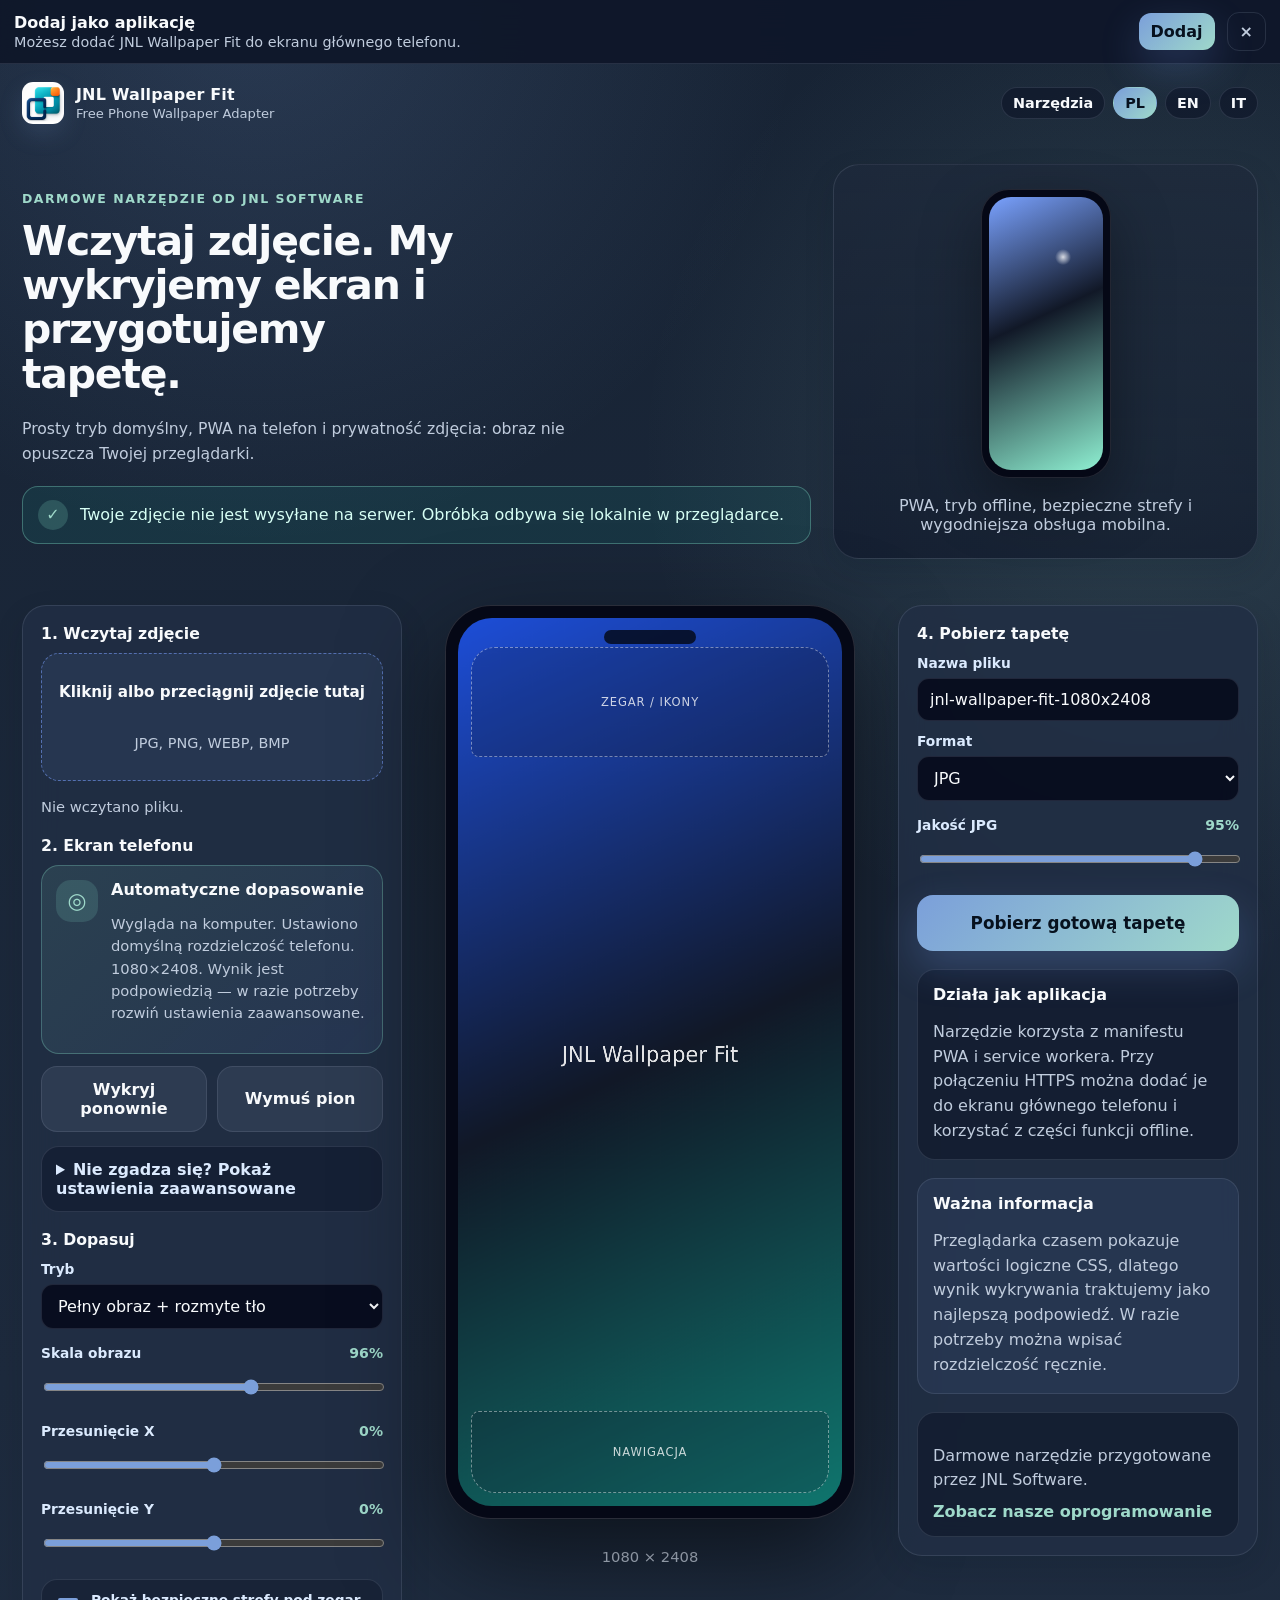
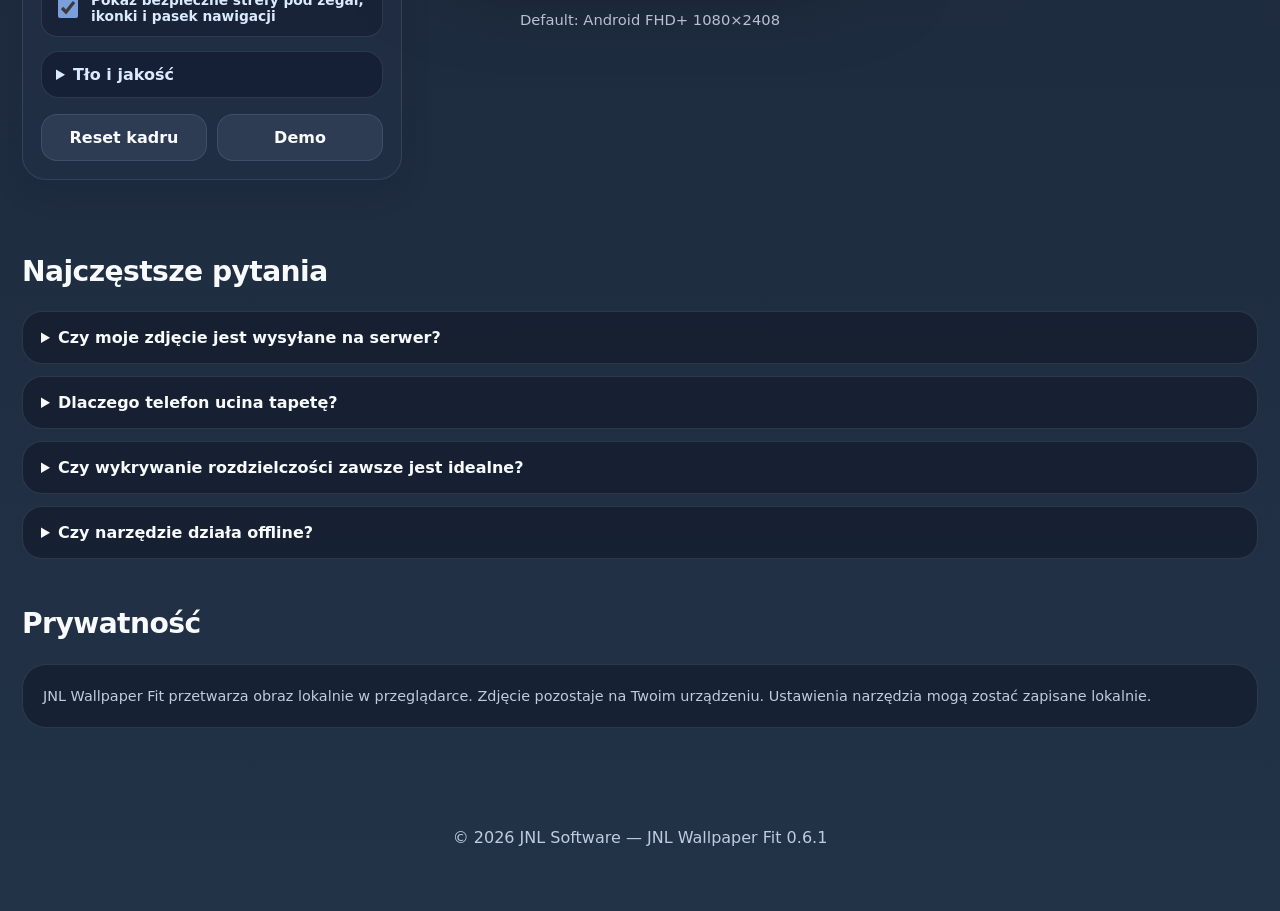
<file: index.html>
<!doctype html>
<html lang="pl">
<head>
<meta charset="utf-8">
<meta content="width=device-width,initial-scale=1,viewport-fit=cover" name="viewport">
<meta content="#111827" name="theme-color">
<link href="https://www.jnlsoftware.pl/tools/wallpaper-fit/" rel="canonical">
<link href="https://www.jnlsoftware.pl/tools/wallpaper-fit/" hreflang="pl" rel="alternate">
<link href="https://www.jnlsoftware.pl/en/tools/wallpaper-fit/" hreflang="en" rel="alternate">
<link href="https://www.jnlsoftware.pl/it/tools/wallpaper-fit/" hreflang="it" rel="alternate">
<link href="https://www.jnlsoftware.pl/tools/wallpaper-fit/" hreflang="x-default" rel="alternate">
<title>JNL Wallpaper Fit — automatyczne dopasowanie tapety do telefonu</title>
<meta content="Dopasuj zdjęcie do ekranu telefonu. Wybierz rozdzielczość, przytnij obraz lub dodaj rozmyte tło. Przetwarzanie odbywa się lokalnie w przeglądarce." name="description">
<meta content="JNL Wallpaper Fit — automatyczne dopasowanie tapety do telefonu" property="og:title">
<meta content="Dopasuj zdjęcie do ekranu telefonu. Wybierz rozdzielczość, przytnij obraz lub dodaj rozmyte tło. Przetwarzanie odbywa się lokalnie w przeglądarce." property="og:description">
<meta content="website" property="og:type">
<meta content="https://www.jnlsoftware.pl/tools/wallpaper-fit/" property="og:url">
<meta content="https://www.jnlsoftware.pl/tools/wallpaper-fit/assets/icons/icon-512.png" property="og:image">
<meta content="summary_large_image" name="twitter:card">
<meta content="JNL Wallpaper Fit — automatyczne dopasowanie tapety do telefonu" name="twitter:title">
<meta content="Dopasuj zdjęcie do ekranu telefonu. Wybierz rozdzielczość, przytnij obraz lub dodaj rozmyte tło. Przetwarzanie odbywa się lokalnie w przeglądarce." name="twitter:description">
<meta content="https://www.jnlsoftware.pl/tools/wallpaper-fit/assets/icons/icon-512.png" name="twitter:image">
<script type="application/ld+json">
{
  "@context": "https://schema.org",
  "@type": "WebApplication",
  "name": "JNL Wallpaper Fit",
  "url": "https://www.jnlsoftware.pl/tools/wallpaper-fit/",
  "applicationCategory": "MultimediaApplication",
  "operatingSystem": "Web browser",
  "description": "Dopasuj zdjęcie do ekranu telefonu. Wybierz rozdzielczość, przytnij obraz lub dodaj rozmyte tło. Przetwarzanie odbywa się lokalnie w przeglądarce.",
  "publisher": {
    "@type": "Organization",
    "name": "JNL Software",
    "url": "https://www.jnlsoftware.pl/"
  },
  "offers": {
    "@type": "Offer",
    "price": "0",
    "priceCurrency": "EUR"
  }
}
</script>
<link href="manifest.webmanifest" rel="manifest">
<link href="assets/icons/icon-512.png" rel="icon" type="image/png">
<link href="assets/icons/icon-192.png" rel="apple-touch-icon">
<link href="css/style.css?v=20261115" rel="stylesheet">
</head>
<body>
<div class="install-banner" hidden="" id="installBanner">
<div>
<strong data-i18n="install_title">Dodaj jako aplikację</strong>
<p data-i18n="install_text">Możesz dodać JNL Wallpaper Fit do ekranu głównego telefonu.</p>
</div>
<button class="primary small" data-i18n="install_btn" id="installBtn" type="button">Dodaj</button>
<button aria-label="Zamknij propozycję instalacji" class="ghost small" id="installCloseBtn" type="button">×</button>
</div>
<header class="hero">
<nav class="topbar">
<a class="brand" href="#">
<img alt="JNL Wallpaper Fit" src="assets/icons/icon-512.png">
<span>
<strong>JNL Wallpaper Fit</strong>
<small data-i18n="brand_subtitle">Free Phone Wallpaper Adapter</small>
</span>
</a>
<div class="top-actions">
<a href="https://www.jnlsoftware.pl/tools/" class="pill">Narzędzia</a><a href="?lang=pl" hreflang="pl" class="pill active" aria-current="page">PL</a><a href="?lang=en" hreflang="en" class="pill">EN</a><a href="?lang=it" hreflang="it" class="pill">IT</a></div>
</nav>
<section class="hero-grid">
<div>
<p class="eyebrow" data-i18n="eyebrow">Darmowe narzędzie od JNL Software</p>
<h1 data-i18n="hero_title">Wczytaj zdjęcie. My wykryjemy ekran i przygotujemy tapetę.</h1>
<p class="lead" data-i18n="hero_lead">Prosty tryb domyślny, PWA na telefon i prywatność zdjęcia: obraz nie opuszcza Twojej przeglądarki.</p>
<div class="privacy-badge">
<span>✓</span>
<p data-i18n="privacy_badge">Twoje zdjęcie nie jest wysyłane na serwer. Obróbka odbywa się lokalnie w przeglądarce.</p>
</div>
</div>
<div class="hero-card">
<div class="mini-phone"><div></div></div>
<p data-i18n="hero_card">PWA, tryb offline, bezpieczne strefy i wygodniejsza obsługa mobilna.</p>
</div>
</section>
</header>
<main class="app-shell">
<section class="panel controls-panel">
<h2 data-i18n="step1">1. Wczytaj zdjęcie</h2>
<label class="drop-zone" for="fileInput" id="dropZone">
<input accept="image/*" id="fileInput" type="file" aria-label="Kliknij albo przeciągnij zdjęcie tutaj">
<strong data-i18n="drop_title">Kliknij albo przeciągnij zdjęcie tutaj</strong>
<span data-i18n="drop_subtitle">JPG, PNG, WEBP, BMP</span>
</label>
<p class="muted" data-i18n="no_file" id="fileInfo">Nie wczytano pliku.</p>
<h2 data-i18n="step2">2. Ekran telefonu</h2>
<div class="auto-card">
<div class="auto-icon">◎</div>
<div>
<strong data-i18n="auto_title" id="detectedTitle">Automatyczne dopasowanie</strong>
<p class="muted" id="detectInfo">Wykrywanie ekranu…</p>
</div>
</div>
<div class="grid-2">
<button class="secondary" data-i18n="detect_again" id="detectScreenBtn" type="button">Wykryj ponownie</button>
<button class="secondary" data-i18n="portrait" id="portraitBtn" type="button">Wymuś pion</button>
</div>
<details class="advanced" id="advancedDetails">
<summary data-i18n="advanced_summary">Nie zgadza się? Pokaż ustawienia zaawansowane</summary>
<div class="advanced-inner">
<div class="grid-2">
<label class="field">
<span data-i18n="width">Szerokość</span>
<input id="targetWidth" max="10000" min="240" type="number" value="1080">
</label>
<label class="field">
<span data-i18n="height">Wysokość</span>
<input id="targetHeight" max="10000" min="240" type="number" value="2408">
</label>
</div>
<div class="buttons-row">
<button class="secondary" data-i18n="swap" id="swapBtn" type="button">Zamień W/H</button>
<button class="secondary" data-i18n="use_default" id="useDefaultBtn" type="button">Domyślne FHD+</button>
</div>
<div class="tabs">
<button class="tab-btn active" data-i18n="tab_phones" data-tab="phones" id="tabPhones" type="button">Telefony</button>
<button class="tab-btn" data-i18n="tab_resolutions" data-tab="resolutions" id="tabResolutions" type="button">Rozdzielczości</button>
</div>
<div class="tab-panel active" id="phonesTab">
<label class="field">
<span data-i18n="search_phone">Szukaj telefonu</span>
<input id="phoneSearch" placeholder="Samsung, iPhone, Hammer, Xiaomi..." type="text">
</label>
<label class="field">
<span data-i18n="brand_filter">Filtr marki</span>
<select id="brandFilter"></select>
</label>
<select class="device-list" id="phoneSelect" size="7" aria-label="Telefony"></select>
<p class="muted" id="phoneCount"></p>
</div>
<div class="tab-panel" id="resolutionsTab">
<label class="field">
<span data-i18n="common_resolutions">Popularne rozdzielczości</span>
<select class="device-list" id="resolutionSelect" size="8" aria-label="Rozdzielczości"></select>
</label>
</div>
</div>
</details>
<h2 data-i18n="step3">3. Dopasuj</h2>
<label class="field">
<span data-i18n="fit_mode">Tryb</span>
<select id="fitMode">
<option data-i18n="mode_fit_blur" value="fitBlur">Pełny obraz + rozmyte tło</option>
<option data-i18n="mode_fill_crop" value="fillCrop">Wypełnij ekran / kadrowanie centralne</option>
<option data-i18n="mode_fit_color" value="fitColor">Pełny obraz + kolor tła</option>
</select>
</label>
<div class="slider-field">
<div><span data-i18n="scale">Skala obrazu</span><b id="scaleValue">96%</b></div>
<input id="scale" max="125" min="50" type="range" value="96">
</div>
<div class="slider-field">
<div><span data-i18n="offset_x">Przesunięcie X</span><b id="offsetXValue">0%</b></div>
<input id="offsetX" max="100" min="-100" type="range" value="0">
</div>
<div class="slider-field">
<div><span data-i18n="offset_y">Przesunięcie Y</span><b id="offsetYValue">0%</b></div>
<input id="offsetY" max="100" min="-100" type="range" value="0">
</div>
<label class="toggle-row">
<input checked id="safeZonesToggle" type="checkbox">
<span data-i18n="safe_zones">Pokaż bezpieczne strefy pod zegar, ikonki i pasek nawigacji</span>
</label>
<details class="details-row">
<summary data-i18n="background_settings">Tło i jakość</summary>
<div class="slider-field">
<div><span data-i18n="blur">Rozmycie tła</span><b id="blurValue">34 px</b></div>
<input id="blur" max="80" min="0" type="range" value="34">
</div>
<div class="slider-field">
<div><span data-i18n="dim">Przyciemnienie tła</span><b id="dimValue">72%</b></div>
<input id="dim" max="100" min="35" type="range" value="72">
</div>
</details>
<div class="buttons-row">
<button class="secondary" data-i18n="reset" id="resetBtn" type="button">Reset kadru</button>
<button class="secondary" data-i18n="demo" id="demoBtn" type="button">Demo</button>
</div>
</section>
<section class="preview-panel" id="previewSection">
<div class="phone-frame show-safe-zones" id="phoneFrame">
<div class="phone-notch"></div>
<canvas height="2408" id="wallpaperCanvas" width="1080"></canvas>
<div class="safe-zone top-zone"><span data-i18n="safe_top">zegar / ikony</span></div>
<div class="safe-zone bottom-zone"><span data-i18n="safe_bottom">nawigacja</span></div>
</div>
<p class="muted center" id="renderInfo">1080 × 2408</p>
<p class="muted center" id="selectedInfo"></p>
<p class="ready-info" data-i18n="ready_info" hidden="" id="readyInfo">Gotowe — dopasuj kadr i pobierz tapetę.</p>
</section>
<section class="panel export-panel">
<h2 data-i18n="export_title">4. Pobierz tapetę</h2>
<label class="field">
<span data-i18n="file_name">Nazwa pliku</span>
<input id="exportName" type="text" value="jnl-wallpaper-fit-1080x2408">
</label>
<label class="field">
<span data-i18n="format">Format</span>
<select id="exportFormat">
<option value="image/jpeg">JPG</option>
<option value="image/png">PNG</option>
</select>
</label>
<div class="slider-field">
<div><span data-i18n="quality">Jakość JPG</span><b id="qualityValue">95%</b></div>
<input id="quality" max="100" min="60" type="range" value="95">
</div>
<button class="primary download-main" data-i18n="download" id="downloadBtn" type="button">Pobierz gotową tapetę</button>
<div class="note">
<strong data-i18n="pwa_title">Działa jak aplikacja</strong>
<p data-i18n="pwa_text">Narzędzie korzysta z manifestu PWA i service workera. Przy połączeniu HTTPS można dodać je do ekranu głównego telefonu i korzystać z części funkcji offline.</p>
</div>
<div class="note soft">
<strong data-i18n="resolution_note_title">Ważna informacja</strong>
<p data-i18n="resolution_note">Przeglądarka czasem pokazuje wartości logiczne CSS, dlatego wynik wykrywania traktujemy jako najlepszą podpowiedź. W razie potrzeby można wpisać rozdzielczość ręcznie.</p>
</div>
<div class="brand-note">
<p data-i18n="made_by">Darmowe narzędzie przygotowane przez JNL Software.</p>
<a data-i18n="visit" href="https://www.jnlsoftware.pl/produkty/" rel="noopener" target="_blank">Zobacz nasze oprogramowanie</a>
</div>
</section>
</main>
<section class="seo-section">
<h2 data-i18n="faq_h2">Najczęstsze pytania</h2>
<div class="faq-list">
<details>
<summary data-i18n="faq_1_q">Czy moje zdjęcie jest wysyłane na serwer?</summary>
<p data-i18n="faq_1_a">Nie. Zdjęcie jest przetwarzane lokalnie w przeglądarce przy użyciu Canvas API.</p>
</details>
<details>
<summary data-i18n="faq_2_q">Dlaczego telefon ucina tapetę?</summary>
<p data-i18n="faq_2_a">Telefon często przycina zdjęcie do proporcji ekranu. Tryb „pełny obraz + rozmyte tło” zachowuje całe zdjęcie i wypełnia brakujące miejsce tłem.</p>
</details>
<details>
<summary data-i18n="faq_3_q">Czy wykrywanie rozdzielczości zawsze jest idealne?</summary>
<p data-i18n="faq_3_a">Nie zawsze. Przeglądarki mogą pokazywać wartości logiczne CSS. Dlatego dostępne są ustawienia zaawansowane i ręczne wpisanie rozdzielczości.</p>
</details>
<details>
<summary data-i18n="faq_4_q">Czy narzędzie działa offline?</summary>
<p data-i18n="faq_4_a">Po pierwszym wejściu i wdrożeniu przez HTTPS aplikacja może działać w trybie offline dzięki service workerowi.</p>
</details>
</div>
</section>
<section class="seo-section privacy-section">
<h2 data-i18n="privacy_h2">Prywatność</h2>
<p data-i18n="privacy_text">JNL Wallpaper Fit przetwarza obraz lokalnie w przeglądarce. Zdjęcie pozostaje na Twoim urządzeniu. Ustawienia narzędzia mogą zostać zapisane lokalnie.</p>
</section>
<footer>
<p>© <span id="year"></span> JNL Software — JNL Wallpaper Fit 0.6.1</p>
</footer>
<script src="js/i18n.js?v=20261115"></script>
<script src="js/phones.js?v=20261115"></script>
<script src="js/wallpaper-engine.js?v=20261115"></script>
<script src="js/app.js?v=20261115"></script>
</body>
</html>
</file>
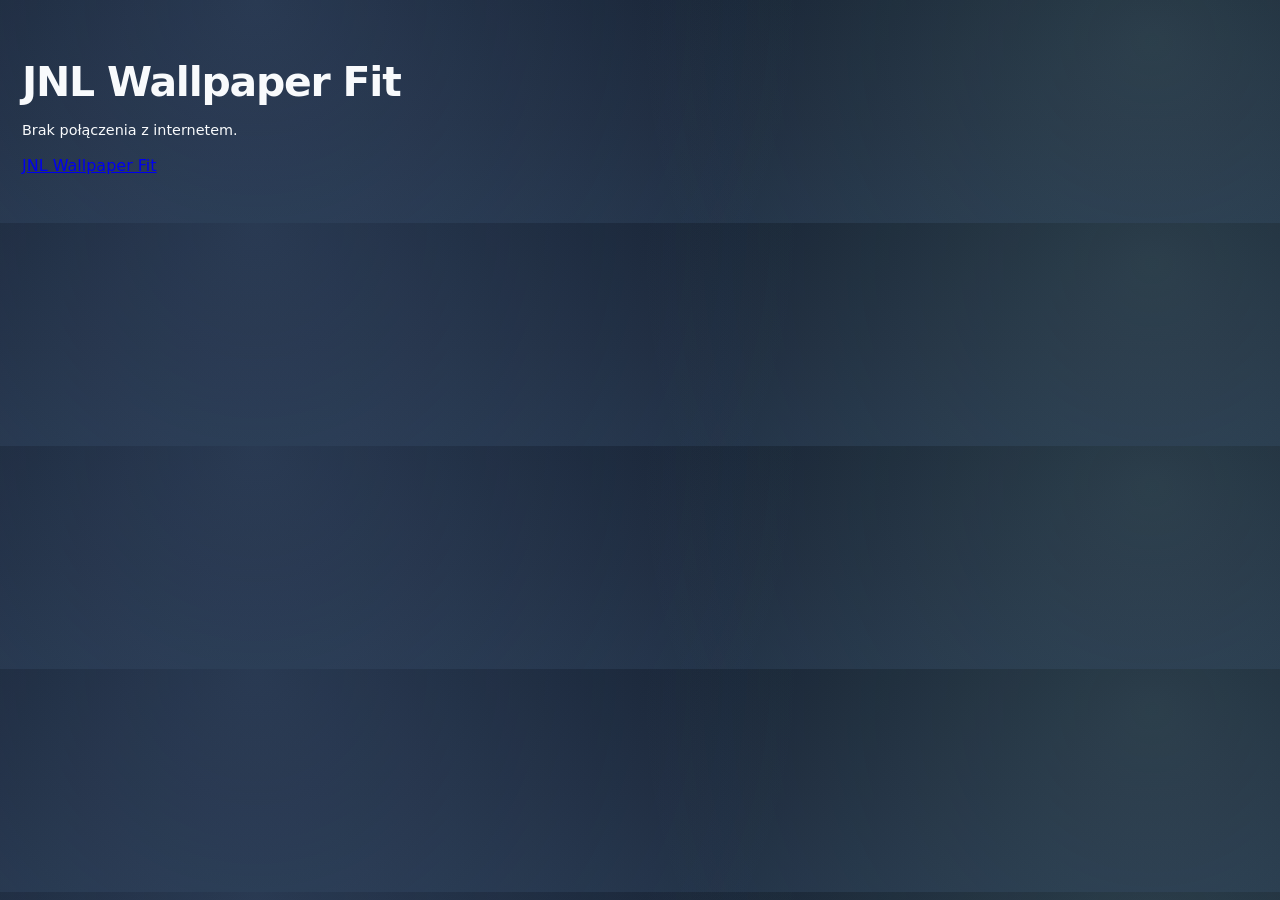
<file: offline.html>
<!doctype html>
<html lang="pl"><head><meta charset="utf-8"><meta name="viewport" content="width=device-width, initial-scale=1"><meta name="robots" content="noindex"><title>JNL Wallpaper Fit — offline</title><link rel="stylesheet" href="css/style.css"></head><body><main class="seo-section offline-body"><h1>JNL Wallpaper Fit</h1><p>Brak połączenia z internetem.</p><a href="./">JNL Wallpaper Fit</a></main></body></html>
</file>
<file: css/style.css>
* { box-sizing: border-box; }

:root {
  --bg: #0b1020;
  --panel: rgba(17, 24, 39, .82);
  --panel-strong: #111827;
  --text: #f8fafc;
  --muted: #a9b4c7;
  --line: rgba(148, 163, 184, .22);
  --accent: #7aa2ff;
  --accent-2: #8ff0d2;
  --shadow: 0 24px 80px rgba(0, 0, 0, .34);
}

html { scroll-behavior: smooth; }

body {
  margin: 0;
  background:
    radial-gradient(circle at 20% 0%, rgba(122, 162, 255, .24), transparent 34rem),
    radial-gradient(circle at 90% 18%, rgba(143, 240, 210, .18), transparent 32rem),
    linear-gradient(180deg, #0b1020 0%, #0f172a 55%, #0b1020 100%);
  color: var(--text);
  font-family: Inter, ui-sans-serif, system-ui, -apple-system, BlinkMacSystemFont, "Segoe UI", sans-serif;
}

button, input, select { font: inherit; }
button { cursor: pointer; }

.install-banner {
  position: sticky;
  top: 0;
  z-index: 30;
  display: grid;
  grid-template-columns: 1fr auto auto;
  gap: 12px;
  align-items: center;
  padding: 12px max(14px, env(safe-area-inset-left)) 12px max(14px, env(safe-area-inset-right));
  background: rgba(15, 23, 42, .96);
  border-bottom: 1px solid var(--line);
  backdrop-filter: blur(16px);
}

.install-banner p { margin: 2px 0 0; color: var(--muted); font-size: .9rem; }

.hero { max-width: 1360px; margin: 0 auto; padding: 22px 22px 28px; }

.topbar {
  display: flex; align-items: center; justify-content: space-between;
  gap: 18px; margin-bottom: 52px;
}

.brand { display: inline-flex; align-items: center; gap: 12px; color: var(--text); text-decoration: none; }
.brand img { width: 46px; height: 46px; border-radius: 12px; box-shadow: 0 12px 36px rgba(122, 162, 255, .22); }
.brand strong { display: block; font-size: 1.05rem; letter-spacing: .01em; }
.brand small { display: block; color: var(--muted); margin-top: 2px; }

.top-actions { display: flex; gap: 8px; }

.pill {
  border: 1px solid var(--line); background: rgba(15, 23, 42, .7);
  color: var(--text); border-radius: 999px; padding: 8px 12px;
}

.pill.active {
  background: linear-gradient(135deg, var(--accent), var(--accent-2));
  color: #07111e; border-color: transparent; font-weight: 800;
}

.hero-grid {
  display: grid; grid-template-columns: minmax(0, 1.3fr) minmax(280px, .7fr);
  gap: 34px; align-items: center;
}

.eyebrow {
  color: var(--accent-2); font-weight: 800; letter-spacing: .12em;
  text-transform: uppercase; font-size: .78rem;
}

h1 {
  margin: 0; font-size: clamp(2.2rem, 4vw, 5rem); line-height: .98;
  letter-spacing: -.06em; max-width: 980px;
}

.lead {
  color: var(--muted); font-size: 1.16rem; line-height: 1.65;
  max-width: 780px; margin: 24px 0 0;
}

.privacy-badge {
  display: flex; align-items: center; gap: 12px; max-width: 820px;
  margin-top: 24px; padding: 14px 16px; border: 1px solid rgba(143, 240, 210, .32);
  background: rgba(20, 184, 166, .10); border-radius: 18px;
}

.privacy-badge span {
  display: inline-flex; width: 30px; height: 30px; align-items: center; justify-content: center;
  background: rgba(143, 240, 210, .18); border-radius: 999px; color: var(--accent-2);
  font-weight: 900; flex: 0 0 auto;
}

.privacy-badge p { margin: 0; color: #d7fff5; }

.hero-card {
  min-height: 310px; border: 1px solid var(--line);
  background: linear-gradient(180deg, rgba(30, 41, 59, .72), rgba(15, 23, 42, .64));
  border-radius: 32px; padding: 28px; box-shadow: var(--shadow);
  display: grid; place-items: center; text-align: center;
}

.mini-phone {
  width: 130px; aspect-ratio: 9 / 20; padding: 8px; background: #050816;
  border-radius: 28px; box-shadow: inset 0 0 0 1px rgba(255,255,255,.12), 0 24px 60px rgba(0,0,0,.36);
}

.mini-phone div {
  height: 100%; border-radius: 22px;
  background:
    radial-gradient(circle at 65% 22%, rgba(255,255,255,.8), transparent 8px),
    linear-gradient(155deg, #7aa2ff, #111827 44%, #8ff0d2);
}

.hero-card p { color: var(--muted); margin: 18px 0 0; }

.app-shell {
  max-width: 1360px; margin: 0 auto; padding: 24px 22px 60px;
  display: grid; grid-template-columns: 380px minmax(320px, 1fr) 360px;
  gap: 22px; align-items: start;
}

.panel {
  border: 1px solid var(--line); background: var(--panel); backdrop-filter: blur(18px);
  border-radius: 28px; padding: 20px; box-shadow: var(--shadow);
}

.panel h2 { font-size: 1.02rem; margin: 22px 0 12px; }
.panel h2:first-child { margin-top: 0; }

.drop-zone {
  position: relative; display: grid; place-items: center; min-height: 140px;
  border: 1.5px dashed rgba(122, 162, 255, .55);
  background: rgba(122, 162, 255, .08); border-radius: 22px;
  text-align: center; padding: 18px; transition: .2s ease;
}

.drop-zone.drag-over { background: rgba(143, 240, 210, .12); border-color: var(--accent-2); transform: translateY(-2px); }
.drop-zone input { position: absolute; inset: 0; opacity: 0; cursor: pointer; }
.drop-zone strong { display: block; font-size: 1rem; }
.drop-zone span { display: block; margin-top: 7px; color: var(--muted); }

.auto-card {
  display: flex; gap: 13px; align-items: flex-start; padding: 16px; border-radius: 22px;
  border: 1px solid rgba(143, 240, 210, .28);
  background: linear-gradient(135deg, rgba(143, 240, 210, .10), rgba(122, 162, 255, .08));
  margin-bottom: 12px;
}

.auto-icon {
  width: 42px; height: 42px; border-radius: 15px; display: grid; place-items: center;
  background: rgba(143, 240, 210, .14); color: var(--accent-2);
  font-weight: 900; font-size: 1.35rem; flex: 0 0 auto;
}

.auto-card strong { display: block; margin-bottom: 4px; }

.advanced, .details-row {
  margin-top: 14px; border: 1px solid var(--line); border-radius: 18px;
  background: rgba(2, 6, 23, .30); overflow: hidden;
}

.advanced summary, .details-row summary {
  cursor: pointer; padding: 13px 14px; font-weight: 900; color: #dbeafe;
}

.advanced-inner { padding: 0 14px 14px; }
.details-row { margin: 8px 0 16px; }
.details-row details[open] { padding-bottom: 8px; }
.details-row .slider-field { padding: 0 14px; }

.tabs {
  display: grid; grid-template-columns: repeat(2, 1fr); gap: 7px; margin: 14px 0;
  padding: 5px; border-radius: 16px; background: rgba(2, 6, 23, .42); border: 1px solid var(--line);
}

.tab-btn {
  border: none; border-radius: 12px; padding: 10px 8px;
  background: transparent; color: var(--muted); font-weight: 800;
}

.tab-btn.active {
  background: linear-gradient(135deg, rgba(122, 162, 255, .95), rgba(143, 240, 210, .95));
  color: #07111e;
}

.tab-panel { display: none; }
.tab-panel.active { display: block; }

.field { display: grid; gap: 7px; margin: 12px 0; }

.field span, .slider-field span, .toggle-row span {
  color: #dbeafe; font-weight: 700; font-size: .9rem;
}

input[type="text"], input[type="number"], select {
  width: 100%; border: 1px solid var(--line); background: rgba(2, 6, 23, .78);
  color: var(--text); border-radius: 14px; padding: 12px 12px; outline: none;
}

select.device-list { min-height: 180px; padding: 8px; }
select.device-list option { padding: 8px 9px; border-radius: 8px; }

input[type="text"]:focus, input[type="number"]:focus, select:focus {
  border-color: rgba(122, 162, 255, .78);
  box-shadow: 0 0 0 4px rgba(122, 162, 255, .12);
}

.grid-2 { display: grid; grid-template-columns: 1fr 1fr; gap: 10px; }

.slider-field { margin: 16px 0; }
.slider-field div { display: flex; justify-content: space-between; gap: 14px; margin-bottom: 8px; }
.slider-field b { color: var(--accent-2); font-size: .88rem; }

input[type="range"] {
  width: 100%; accent-color: var(--accent); min-height: 32px;
}

.toggle-row {
  display: grid; grid-template-columns: auto 1fr; align-items: center; gap: 10px;
  margin: 12px 0 14px; padding: 12px; border: 1px solid var(--line);
  border-radius: 16px; background: rgba(2, 6, 23, .24);
}

.toggle-row input { width: 20px; height: 20px; accent-color: var(--accent); }

.buttons-row { display: grid; grid-template-columns: 1fr 1fr; gap: 10px; }

.primary, .secondary, .ghost {
  border: none; border-radius: 16px; padding: 13px 14px; font-weight: 900;
}

.primary {
  width: 100%; background: linear-gradient(135deg, var(--accent), var(--accent-2));
  color: #07111e; box-shadow: 0 16px 40px rgba(122, 162, 255, .22);
}

.secondary {
  background: rgba(148, 163, 184, .12); color: var(--text); border: 1px solid var(--line);
}

.ghost { background: transparent; color: var(--muted); border: 1px solid var(--line); }
.small { padding: 9px 12px; border-radius: 12px; width: auto; }

.download-main {
  min-height: 56px; font-size: 1.05rem;
}

.muted { color: var(--muted); font-size: .92rem; line-height: 1.5; }
.center { text-align: center; }

.ready-info {
  margin: 0; color: #d7fff5; background: rgba(20, 184, 166, .13);
  border: 1px solid rgba(143, 240, 210, .25); padding: 10px 14px; border-radius: 14px;
}

.preview-panel {
  display: grid; justify-items: center; gap: 12px; min-height: 700px;
}

.phone-frame {
  position: sticky; top: 18px; width: min(100%, 410px); aspect-ratio: 1080 / 2408;
  background: #050816; border-radius: 46px; padding: 13px;
  box-shadow: inset 0 0 0 1px rgba(255,255,255,.15), 0 38px 100px rgba(0,0,0,.55);
}

.phone-frame canvas {
  display: block; width: 100%; height: 100%;
  border-radius: 34px; background: #111827;
}

.phone-notch {
  position: absolute; top: 25px; left: 50%; transform: translateX(-50%);
  width: 92px; height: 14px; border-radius: 999px;
  background: rgba(0,0,0,.72); z-index: 3;
}

.safe-zone {
  position: absolute; left: 26px; right: 26px; z-index: 4;
  border: 1px dashed rgba(255,255,255,.42);
  background: rgba(15, 23, 42, .20);
  color: rgba(255,255,255,.78); font-size: .72rem;
  display: none; align-items: center; justify-content: center;
  pointer-events: none; text-transform: uppercase; letter-spacing: .08em;
}

.show-safe-zones .safe-zone { display: flex; }
.top-zone { top: 42px; height: 12%; border-radius: 24px 24px 8px 8px; }
.bottom-zone { bottom: 26px; height: 9%; border-radius: 8px 8px 24px 24px; }

.note, .brand-note {
  margin-top: 18px; border: 1px solid var(--line);
  background: rgba(2, 6, 23, .36); border-radius: 18px; padding: 15px;
}

.note.soft { background: rgba(122, 162, 255, .07); }
.note p, .brand-note p { color: var(--muted); margin-bottom: 0; line-height: 1.55; }
.brand-note a { display: inline-block; margin-top: 9px; color: var(--accent-2); font-weight: 800; text-decoration: none; }

.seo-section {
  max-width: 1360px; margin: 0 auto 48px; padding: 0 22px;
}

.seo-section h2 { font-size: clamp(1.7rem, 3vw, 3rem); letter-spacing: -.04em; }

.faq-list {
  display: grid; gap: 12px;
}

.faq-list details {
  border: 1px solid var(--line); background: rgba(17, 24, 39, .58);
  border-radius: 20px; padding: 0;
}

.faq-list summary {
  cursor: pointer; padding: 16px 18px; font-weight: 900;
}

.faq-list p {
  color: var(--muted); line-height: 1.65; margin: 0; padding: 0 18px 18px;
}

.privacy-section p {
  color: var(--muted); font-size: 1.05rem; line-height: 1.75;
  border: 1px solid var(--line); background: rgba(17, 24, 39, .58);
  border-radius: 24px; padding: 20px;
}

footer { color: var(--muted); text-align: center; padding: 36px 18px 48px; }

@media (max-width: 1180px) {
  .app-shell { grid-template-columns: 1fr; }
  .controls-panel, .export-panel { max-width: 760px; width: 100%; justify-self: center; }
  .phone-frame { position: relative; top: 0; max-height: 78vh; width: min(100%, 350px); }
  .hero-grid { grid-template-columns: 1fr; }
}

@media (max-width: 640px) {
  .hero { padding: 16px 14px 24px; }
  .topbar { margin-bottom: 34px; }
  .brand small { display: none; }
  .app-shell { padding: 10px 12px 42px; }
  .panel { padding: 16px; border-radius: 22px; }
  .grid-2, .buttons-row, .tabs { grid-template-columns: 1fr; }
  h1 { font-size: clamp(2rem, 13vw, 3rem); }
  select.device-list { min-height: 220px; }
  input[type="range"] { min-height: 42px; }
  .primary, .secondary { min-height: 48px; }
  .phone-frame { width: min(100%, 318px); }
  .install-banner { grid-template-columns: 1fr auto auto; }
  .install-banner p { display: none; }
}


:root {
  --bg: #172334;
  --panel: rgba(33, 47, 69, .82);
  --panel-strong: #1d2a3d;
  --muted: #c0ccdd;
  --line: rgba(148, 163, 184, .18);
  --accent: #7b9fda;
  --accent-2: #9fd9ca;
  --shadow: 0 18px 54px rgba(0, 0, 0, .22);
}
body {
  background:
    radial-gradient(circle at 20% 0%, rgba(123, 159, 218, .18), transparent 34rem),
    radial-gradient(circle at 90% 18%, rgba(159, 217, 202, .14), transparent 32rem),
    linear-gradient(180deg, #172334 0%, #1d2a3d 55%, #223247 100%);
}
.hero { padding: 20px 22px 24px; }
.topbar { gap: 16px; margin-bottom: 40px; }
.brand img { width: 42px; height: 42px; border-radius: 11px; box-shadow: 0 10px 24px rgba(123, 159, 218, .16); }
.brand strong { font-size: 1rem; }
.brand small { font-size: .82rem; }
.pill { padding: 7px 11px; font-size: .9rem; }
h1 { font-size: clamp(2rem, 3.6vw, 4rem); line-height: 1.03; letter-spacing: -.045em; max-width: 12ch; }
.lead { font-size: 1.02rem; line-height: 1.64; max-width: 720px; margin: 20px 0 0; }
.privacy-badge { margin-top: 20px; padding: 13px 15px; border-radius: 16px; }
.hero-card { min-height: 285px; border-radius: 26px; padding: 24px; }
.app-shell { padding: 22px 22px 52px; gap: 18px; }
.panel { border-radius: 24px; padding: 18px; }
.panel h2 { font-size: .98rem; margin: 18px 0 10px; }
.drop-zone { min-height: 128px; border-radius: 18px; padding: 16px; }
.drop-zone strong { font-size: .95rem; }
.drop-zone span { font-size: .9rem; }
.auto-card { padding: 14px; border-radius: 18px; }
.field span, .slider-field span, .toggle-row span { font-size: .86rem; }
input[type="text"], input[type="number"], select { border-radius: 12px; padding: 11px 12px; }
@media (max-width: 900px){
  h1{max-width:none;font-size:clamp(1.85rem,8vw,2.8rem)}
  .lead{font-size:.96rem}
}


h1{font-size:clamp(1.7rem,3.2vw,3.1rem);line-height:1.08;font-weight:700;letter-spacing:-.03em;max-width:16ch}.lead{font-size:.98rem;line-height:1.6;max-width:62ch}.hero{padding-top:18px}.hero-grid{gap:22px}.pill,.ghost-link,.primary-link,.run-btn,.tab-btn,.phone-card,.accordion-btn{font-weight:620!important}.panel,.hero-card,.seo-card,.accordion-item{box-shadow:0 12px 30px rgba(5,18,32,.14)}.seo-section h2{font-size:clamp(1.35rem,2.2vw,2.05rem);font-weight:670;letter-spacing:-.02em}.seo-section p{font-size:.9rem;line-height:1.58}@media(max-width:760px){h1{max-width:none;font-size:clamp(1.45rem,7vw,2.1rem)}.lead{font-size:.92rem}.hero{padding-left:16px;padding-right:16px}}

.top-actions { flex-wrap: wrap; }
.top-actions a { text-decoration: none; }
.offline-body { padding-top: 60px; }
</file>
